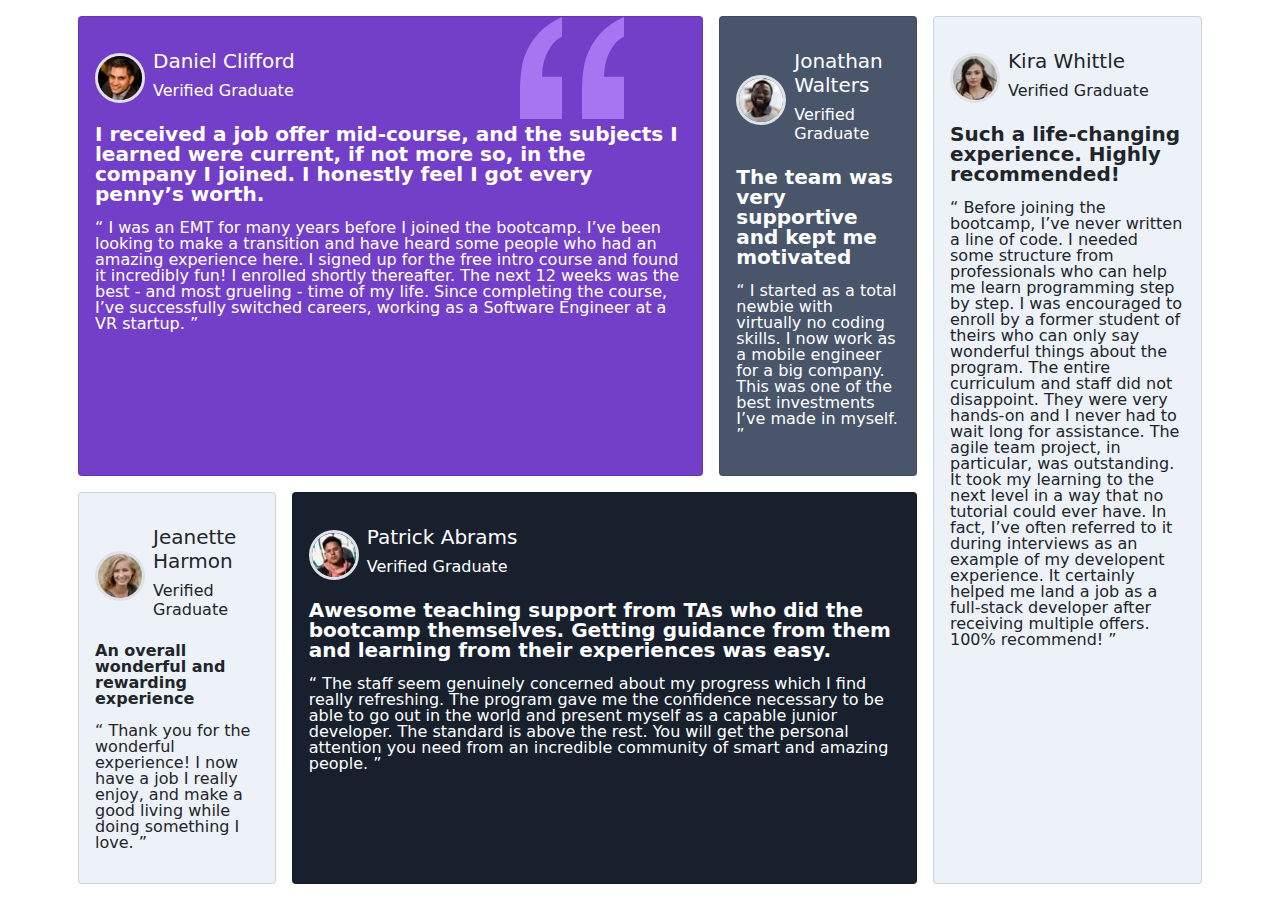
<file: index.html>
<!DOCTYPE html>
<html lang="en">
	<head>
		<!-- Required meta tags -->
		<meta charset="utf-8" />
		<meta name="viewport" content="width=device-width, initial-scale=1" />
		<!-- CSS -->
		<link rel="stylesheet" href="./public/css/reduced.css" />
		<!-- Favicon -->
		<link rel="shortcut icon" href="./images/favicon.svg" type="image/x-icon">
		<title>Hello, world!</title>
	</head>
	<body>
		<main
			class="
				container
				alto-100
				d-flex
				justify-content-center
				align-items-center
			"
		>
			<div class="row">
				<!-- left column -->
				<div class="col-12 col-lg-9">
					<div class="row">
						<div class="col-12 p-2 col-lg-9">
							<div class="h-100 card bg-primary text-white fondo-card">
								<div class="card-body">
									<div class="d-flex my-3 align-items-center">
										<img
											src="./images/daniel.webp"
											alt="Daniel Clifford"
											class="border border-3 rounded-circle rounded-2"
										/>
										<div class="flex-colum ms-2">
											<h5>Daniel Clifford</h5>
											<h6>Verified Graduate</h6>
										</div>
									</div>
									<p class="lh-1 fs-5 fw-bolder">
										I received a job offer mid-course, and the subjects I
										learned were current, if not more so, in the company I
										joined. I honestly feel I got every penny’s worth.
									</p>
									<p class="lh-1 fs-6 fw-normal">
										“ I was an EMT for many years before I joined the bootcamp.
										I’ve been looking to make a transition and have heard some
										people who had an amazing experience here. I signed up for
										the free intro course and found it incredibly fun! I
										enrolled shortly thereafter. The next 12 weeks was the best
										- and most grueling - time of my life. Since completing the
										course, I’ve successfully switched careers, working as a
										Software Engineer at a VR startup. ”
									</p>
								</div> <!-- .card-body -->
							</div> <!-- .card -->
						</div>
						<div class="col-12 p-2 col-lg-3">
							<div class="h-100 card text-white bg-success">
								<div class="card-body">
									<div class="d-flex my-3 align-items-center">
										<img
											src="./images/jonathan.webp"
											alt="Jonathan
										Walters"
											class="border border-3 rounded-circle rounded-2"
										/>
										<div class="flex-colum ms-2">
											<h5>Jonathan Walters</h5>
											<h6>Verified Graduate</h6>
										</div>
									</div>
									<p class="lh-1 fs-5 fw-bolder">
										The team was very supportive and kept me motivated
									</p>
									<p class="lh-1 fs-6 fw-normal">
										“ I started as a total newbie with virtually no coding
										skills. I now work as a mobile engineer for a big company.
										This was one of the best investments I’ve made in myself. ”
									</p>
								</div> <!-- .card-body -->
							</div> <!-- .card -->
						</div>
						<div class="col-12 p-2 col-lg-3">
							<div class="h-100 card bg-secondary">
								<div class="card-body">
									<div class="d-flex my-3 align-items-center">
										<img
											src="./images/jeanette.webp"
											alt="Jeanette Harmon"
											class="border border-3 rounded-circle rounded-2"
										/>
										<div class="flex-colum ms-2">
											<h5>Jeanette Harmon</h5>
											<h6>Verified Graduate</h6>
										</div>
									</div>
									<p class="lh-1 fs-6 fw-bolder">
										An overall wonderful and rewarding experience
									</p>
									<p class="lh-1 fs-6 fw-normal">
										“ Thank you for the wonderful experience! I now have a job I
										really enjoy, and make a good living while doing something I
										love. ”
									</p>
								</div> <!-- .card-body -->
							</div> <!-- .card -->
						</div>
						<div class="col-12 p-2 col-lg-9">
							<div class="h-100 card text-white bg-dark">
								<div class="card-body">
									<div class="d-flex my-3 align-items-center">
										<img
											src="./images/patrick.webp"
											alt="Patrick Abrams"
											class="border border-3 rounded-circle rounded-2"
										/>
										<div class="flex-colum ms-2">
											<h5>Patrick Abrams</h5>
											<h6>Verified Graduate</h6>
										</div>
									</div>
									<p class="lh-1 fs-5 fw-bolder">
										Awesome teaching support from TAs who did the bootcamp
										themselves. Getting guidance from them and learning from
										their experiences was easy.
									</p>
									<p class="lh-1 fs-6 fw-normal">
										“ The staff seem genuinely concerned about my progress which
										I find really refreshing. The program gave me the confidence
										necessary to be able to go out in the world and present
										myself as a capable junior developer. The standard is above
										the rest. You will get the personal attention you need from
										an incredible community of smart and amazing people. ”
									</p>
								</div> <!-- .card-body -->
							</div> <!-- .card -->
						</div> 
					</div> <!-- .row -->
				</div>
				<!-- right column -->
				<div class="col-12 p-2 col-lg-3">
					<div class="h-100 card bg-secondary">
						<div class="card-body">
							<div class="d-flex my-3 align-items-center">
								<img
									src="./images/kira.webp"
									alt="Kira Whittle"
									class="border border-3 rounded-circle rounded-2"
								/>
								<div class="flex-colum ms-2">
									<h5>Kira Whittle</h5>
									<h6>Verified Graduate</h6>
								</div>
							</div>
							<p class="lh-1 fs-5 fw-bolder">
								Such a life-changing experience. Highly recommended!
							</p>
							<p class="lh-1 fs-6 fw-normal">
								“ Before joining the bootcamp, I’ve never written a line of
								code. I needed some structure from professionals who can help me
								learn programming step by step. I was encouraged to enroll by a
								former student of theirs who can only say wonderful things about
								the program. The entire curriculum and staff did not disappoint.
								They were very hands-on and I never had to wait long for
								assistance. The agile team project, in particular, was
								outstanding. It took my learning to the next level in a way that
								no tutorial could ever have. In fact, I’ve often referred to it
								during interviews as an example of my developent experience. It
								certainly helped me land a job as a full-stack developer after
								receiving multiple offers. 100% recommend! ”
							</p>
						</div> <!-- .card-body -->
					</div> <!-- .card -->
				</div> 
			</div> <!-- .row -->
		</main>
	</body>
</html>
</file>
<file: public/css/reduced.css>
@media (min-width: 992px){.alto-100{height:100vh}}.d-flex img{width:50px}.fondo-card{background-image:url(../../images/bg-pattern-quotation.svg);background-repeat:no-repeat;background-position:85% top}/*!
 * Bootstrap v5.0.0-beta3 (https://getbootstrap.com/)
 * Copyright 2011-2021 The Bootstrap Authors
 * Copyright 2011-2021 Twitter, Inc.
 * Licensed under MIT (https://github.com/twbs/bootstrap/blob/main/LICENSE)
 */:root{--bs-blue: #0d6efd;--bs-indigo: #6610f2;--bs-purple: #6f42c1;--bs-pink: #d63384;--bs-red: #dc3545;--bs-orange: #fd7e14;--bs-yellow: #ffc107;--bs-green: #198754;--bs-teal: #20c997;--bs-cyan: #0dcaf0;--bs-white: #fff;--bs-gray: #6c757d;--bs-gray-dark: #343a40;--bs-primary: #733fc8;--bs-secondary: #edf2f8;--bs-success: #49556b;--bs-info: #0dcaf0;--bs-warning: #ffc107;--bs-danger: #dc3545;--bs-light: #f8f9fa;--bs-dark: #18202d;--bs-font-sans-serif: system-ui, -apple-system, "Segoe UI", Roboto, "Helvetica Neue", Arial, "Noto Sans", "Liberation Sans", sans-serif, "Apple Color Emoji", "Segoe UI Emoji", "Segoe UI Symbol", "Noto Color Emoji";--bs-font-monospace: SFMono-Regular, Menlo, Monaco, Consolas, "Liberation Mono", "Courier New", monospace;--bs-gradient: linear-gradient(180deg, rgba(255,255,255,0.15), rgba(255,255,255,0))}*,*::before,*::after{-webkit-box-sizing:border-box;box-sizing:border-box}@media (prefers-reduced-motion: no-preference){:root{scroll-behavior:smooth}}body{margin:0;font-family:var(--bs-font-sans-serif);font-size:1rem;font-weight:400;line-height:1.5;color:#212529;background-color:#fff;-webkit-text-size-adjust:100%;-webkit-tap-highlight-color:rgba(0,0,0,0)}h5,.h5,h6,.h6{margin-top:0;margin-bottom:.5rem;font-weight:500;line-height:1.2}h5,.h5{font-size:1.25rem}h6,.h6{font-size:1rem}p{margin-top:0;margin-bottom:1rem}a{color:#733fc8;text-decoration:underline}a:hover{color:#5c32a0}a:not([href]):not([class]),a:not([href]):not([class]):hover{color:inherit;text-decoration:none}code{font-family:var(--bs-font-monospace);font-size:1em;direction:ltr /* rtl:ignore */;unicode-bidi:bidi-override}code{font-size:.875em;color:#d63384;word-wrap:break-word}a>code{color:inherit}img{vertical-align:middle}progress{vertical-align:baseline}.container{width:100%;padding-right:var(--bs-gutter-x, .75rem);padding-left:var(--bs-gutter-x, .75rem);margin-right:auto;margin-left:auto}@media (min-width: 576px){.container{max-width:540px}}@media (min-width: 768px){.container{max-width:720px}}@media (min-width: 992px){.container{max-width:960px}}@media (min-width: 1200px){.container{max-width:1140px}}@media (min-width: 1400px){.container{max-width:1320px}}.row{--bs-gutter-x: 1.5rem;--bs-gutter-y: 0;display:-webkit-box;display:-ms-flexbox;display:flex;-ms-flex-wrap:wrap;flex-wrap:wrap;margin-top:calc(var(--bs-gutter-y) * -1);margin-right:calc(var(--bs-gutter-x) / -2);margin-left:calc(var(--bs-gutter-x) / -2)}.row>*{-ms-flex-negative:0;flex-shrink:0;width:100%;max-width:100%;padding-right:calc(var(--bs-gutter-x) / 2);padding-left:calc(var(--bs-gutter-x) / 2);margin-top:var(--bs-gutter-y)}.col-12{-webkit-box-flex:0;-ms-flex:0 0 auto;flex:0 0 auto;width:100%}@media (min-width: 992px){.col-lg-3{-webkit-box-flex:0;-ms-flex:0 0 auto;flex:0 0 auto;width:25%}.col-lg-9{-webkit-box-flex:0;-ms-flex:0 0 auto;flex:0 0 auto;width:75%}}.card{position:relative;display:-webkit-box;display:-ms-flexbox;display:flex;-webkit-box-orient:vertical;-webkit-box-direction:normal;-ms-flex-direction:column;flex-direction:column;min-width:0;word-wrap:break-word;background-color:#fff;background-clip:border-box;border:1px solid rgba(0,0,0,0.125);border-radius:.25rem}.card-body{-webkit-box-flex:1;-ms-flex:1 1 auto;flex:1 1 auto;padding:1rem 1rem}@keyframes progress-bar-stripes{0%{background-position-x:1rem}}.progress{display:-webkit-box;display:-ms-flexbox;display:flex;height:1rem;overflow:hidden;font-size:.75rem;background-color:#e9ecef;border-radius:.25rem}@-webkit-keyframes spinner-border{to{-webkit-transform:rotate(360deg);transform:rotate(360deg) /* rtl:ignore */}}@keyframes spinner-border{to{-webkit-transform:rotate(360deg);transform:rotate(360deg) /* rtl:ignore */}}@keyframes spinner-grow{0%{-webkit-transform:scale(0);transform:scale(0)}50%{opacity:1;-webkit-transform:none;transform:none}}.d-flex{display:-webkit-box !important;display:-ms-flexbox !important;display:flex !important}.border{border:1px solid #dee2e6 !important}.border-3{border-width:3px !important}.h-100{height:100% !important}.justify-content-center{-webkit-box-pack:center !important;-ms-flex-pack:center !important;justify-content:center !important}.align-items-center{-webkit-box-align:center !important;-ms-flex-align:center !important;align-items:center !important}.my-3{margin-top:1rem !important;margin-bottom:1rem !important}.ms-2{margin-left:.5rem !important}.p-2{padding:.5rem !important}.fs-5{font-size:1.25rem !important}.fs-6{font-size:1rem !important}.fw-normal{font-weight:400 !important}.fw-bolder{font-weight:bolder !important}.lh-1{line-height:1 !important}.text-white{color:#fff !important}.bg-primary{background-color:#733fc8 !important}.bg-secondary{background-color:#edf2f8 !important}.bg-success{background-color:#49556b !important}.bg-dark{background-color:#18202d !important}.rounded-2{border-radius:.25rem !important}.rounded-circle{border-radius:50% !important}
/*# sourceMappingURL=custom.css.map */
</file>
